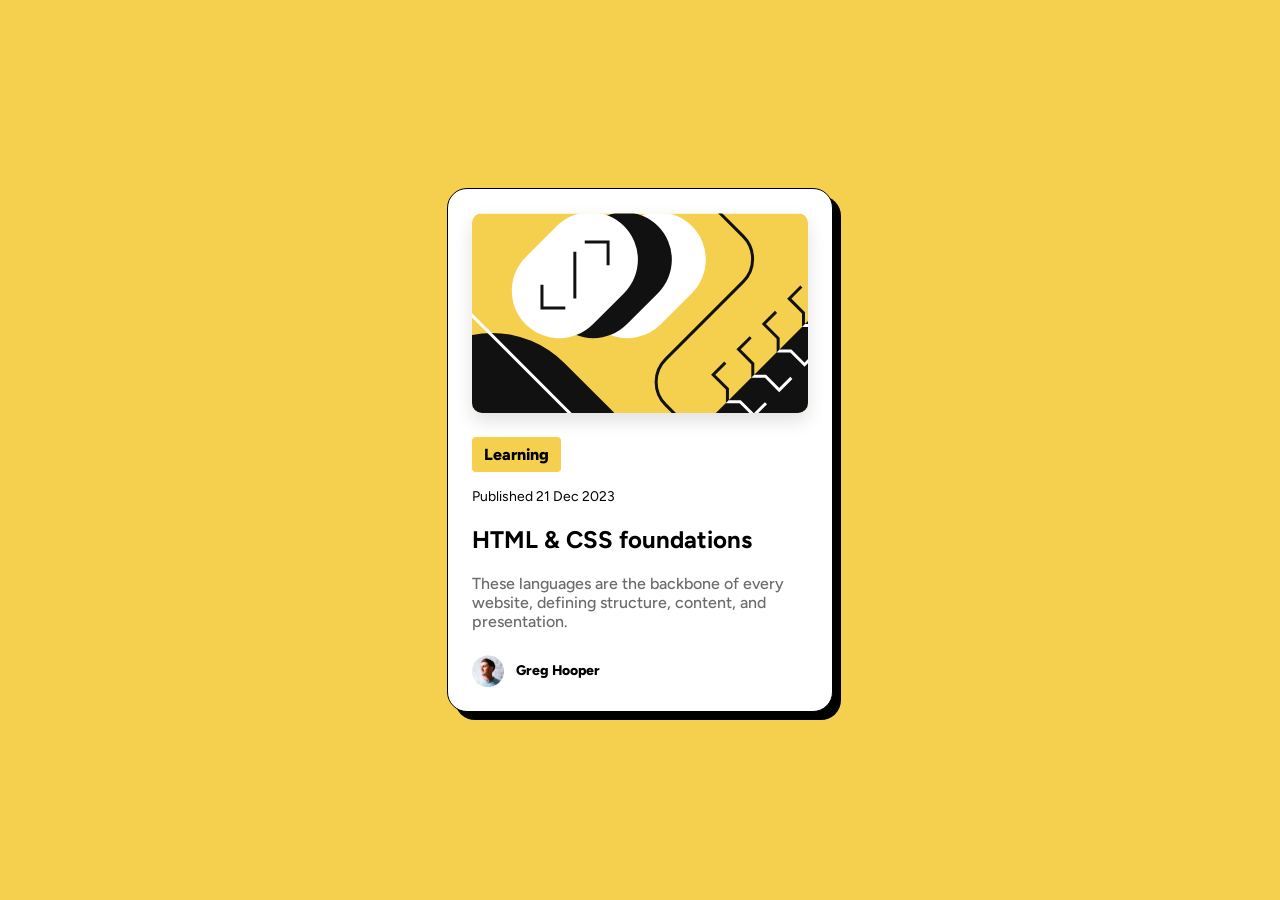
<file: blog-preview-card-main/index.html>
<!doctype html>
<html lang="en">
  <head>
    <meta charset="UTF-8" />
    <meta name="viewport" content="width=device-width, initial-scale=1.0" />
    <link rel="stylesheet" href="style.css" />
    <link
      rel="icon"
      type="image/png"
      sizes="32x32"
      href="./assets/images/favicon-32x32.png"
    />

    <title>Blog preview card</title>
  </head>
  <body>
    <div class="blog-preview-card">
      <div class="blog-preview-card-image-container">
        <img
          src="./assets/images/illustration-article.svg"
          alt="Blog Preview Card Image"
        />
      </div>
      <div class="blog-preview-card-content">
        <div class="blog-preview-card-tag">
          <span>Learning</span>
        </div>

        <div class="blog-preview-card-published-date">
          <div>Published 21 Dec 2023</div>
        </div>
        <div class="blog-preview-card-title">
          <h2>HTML & CSS foundations</h2>
        </div>
        <div class="blog-preview-card-description">
          These languages are the backbone of every website, defining structure,
          content, and presentation.
        </div>
        <div class="blog-preview-card-author">
          <img
            src="./assets/images/image-avatar.webp"
            alt="Blog Preview Card Author Image"
            class="blog-preview-card-author-image"
          />
          <div class="blog-preview-card-author-name">Greg Hooper</div>
        </div>
      </div>
    </div>
  </body>
</html>
</file>
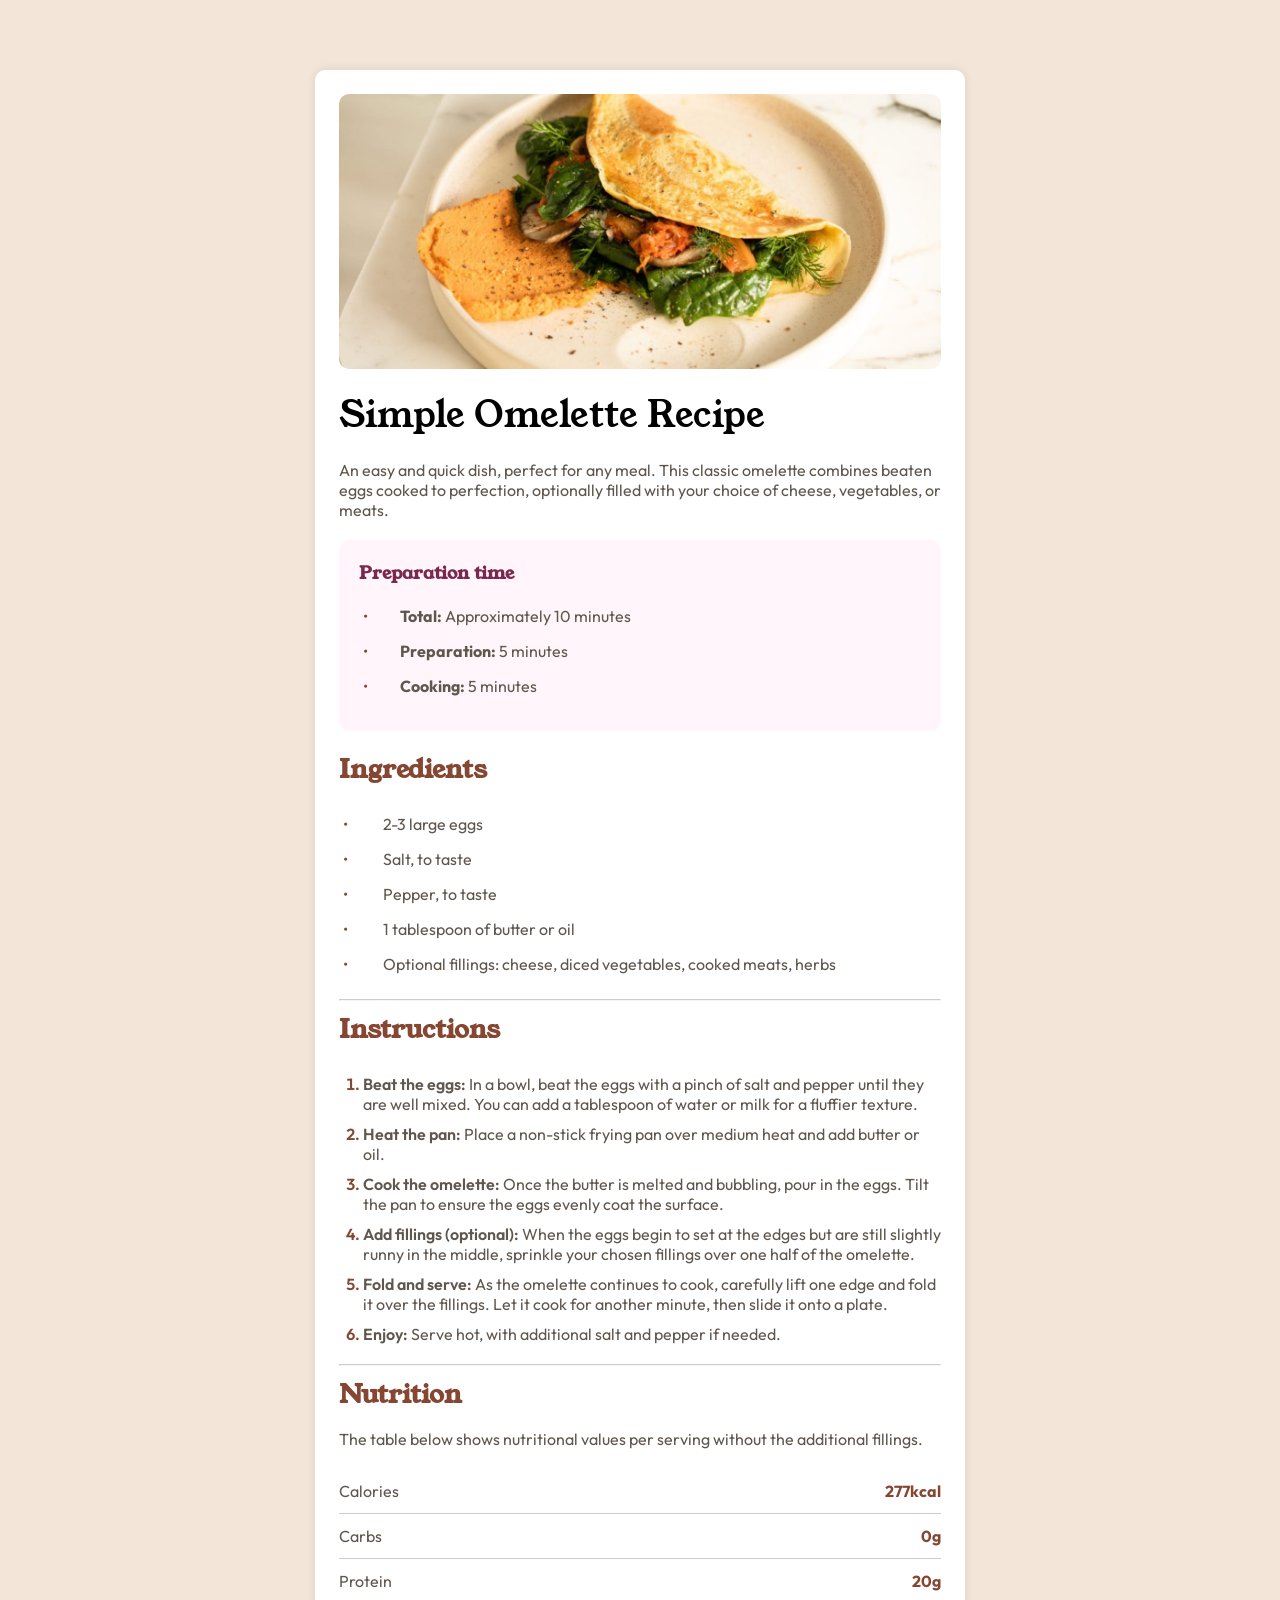
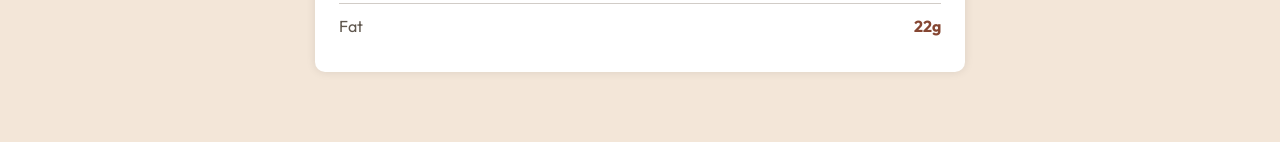
<file: recipe-page-main/index.html>
<!DOCTYPE html>
<html lang="en">
<head>
    <meta charset="UTF-8">
    <meta name="viewport" content="width=device-width, initial-scale=1.0">
    <title>Frontend Mentor | Recipe page</title>
    <link rel="stylesheet" href="style.css">
    <link rel="icon" type="image/png" sizes="32x32" href="./assets/images/favicon-32x32.png">
</head>
<body>
    <div class="recipe-card">
        <div class="recipe-card-content">   
        <img src="./assets/images/image-omelette.jpeg" alt="Omelette" class="recipe-image">
        
        <h1 class="recipe-card-title">Simple Omelette Recipe</h1>
        <p class="recipe-card-description">An easy and quick dish, perfect for any meal. This classic omelette combines beaten eggs cooked to perfection, optionally filled with your choice of cheese, vegetables, or meats.</p>
        <div class="recipe-card-preparation-time-container">
            <h2 class="recipe-card-preparation-time-title">Preparation time</h2>
            <ul class="recipe-card-preparation-time-list">
                <li><strong>Total:</strong> Approximately 10 minutes</li>
                <li><strong>Preparation:</strong> 5 minutes</li>
                <li><strong>Cooking:</strong> 5 minutes</li>
            </ul>
        </div>
        <div class="recipe-card-ingredients-container">
        <h2 class="recipe-card-ingredients-title">Ingredients</h2>
        <ul class="recipe-card-ingredients-list">
            <li>2-3 large eggs</li>
            <li>Salt, to taste</li>
            <li>Pepper, to taste</li>
            <li>1 tablespoon of butter or oil</li>
            <li>Optional fillings: cheese, diced vegetables, cooked meats, herbs</li>
        </ul>
        <hr class="recipe-card-divider">
        <div class="recipe-card-instructions-container">    
            <h2 class="recipe-card-instructions-title">Instructions</h2>
            <ol class="recipe-card-instructions-list">
                <li><strong>Beat the eggs:</strong> In a bowl, beat the eggs with a pinch of salt and pepper until they are well mixed. You can add a tablespoon of water or milk for a fluffier texture.</li>
                <li><strong>Heat the pan:</strong> Place a non-stick frying pan over medium heat and add butter or oil.</li>
                <li><strong>Cook the omelette:</strong> Once the butter is melted and bubbling, pour in the eggs. Tilt the pan to ensure the eggs evenly coat the surface.</li>
                <li><strong>Add fillings (optional):</strong> When the eggs begin to set at the edges but are still slightly runny in the middle, sprinkle your chosen fillings over one half of the omelette.</li>
                <li><strong>Fold and serve:</strong> As the omelette continues to cook, carefully lift one edge and fold it over the fillings. Let it cook for another minute, then slide it onto a plate.</li>
                <li><strong>Enjoy:</strong> Serve hot, with additional salt and pepper if needed.</li>
            </ol>
        </div>
        <hr class="recipe-card-divider">
        <div class="recipe-card-nutrition-container">
            <h2 class="recipe-card-nutrition-title">Nutrition</h2>
            <p class="recipe-card-nutrition-description">The table below shows nutritional values per serving without the additional fillings.</p>
            <table class="recipe-card-nutrition-table">
                <tbody>
                    <tr>
                        <td class="recipe-card-nutrition-table-nutrient">Calories</td>
                        <td class="recipe-card-nutrition-table-value">277kcal</td>
                    </tr>
                    <tr>
                        <td class="recipe-card-nutrition-table-nutrient">Carbs</td>
                        <td class="recipe-card-nutrition-table-value">0g</td>
                    </tr>
                    <tr>
                        <td class="recipe-card-nutrition-table-nutrient">Protein</td>
                        <td class="recipe-card-nutrition-table-value">20g</td>
                    </tr>
                    <tr>
                        <td class="recipe-card-nutrition-table-nutrient">Fat</td>
                        <td class="recipe-card-nutrition-table-value">22g</td>
                    </tr>
                </tbody>
            </table>
        </div>
        </div>
        </div>
    </div>
</body>
</html>
</file>
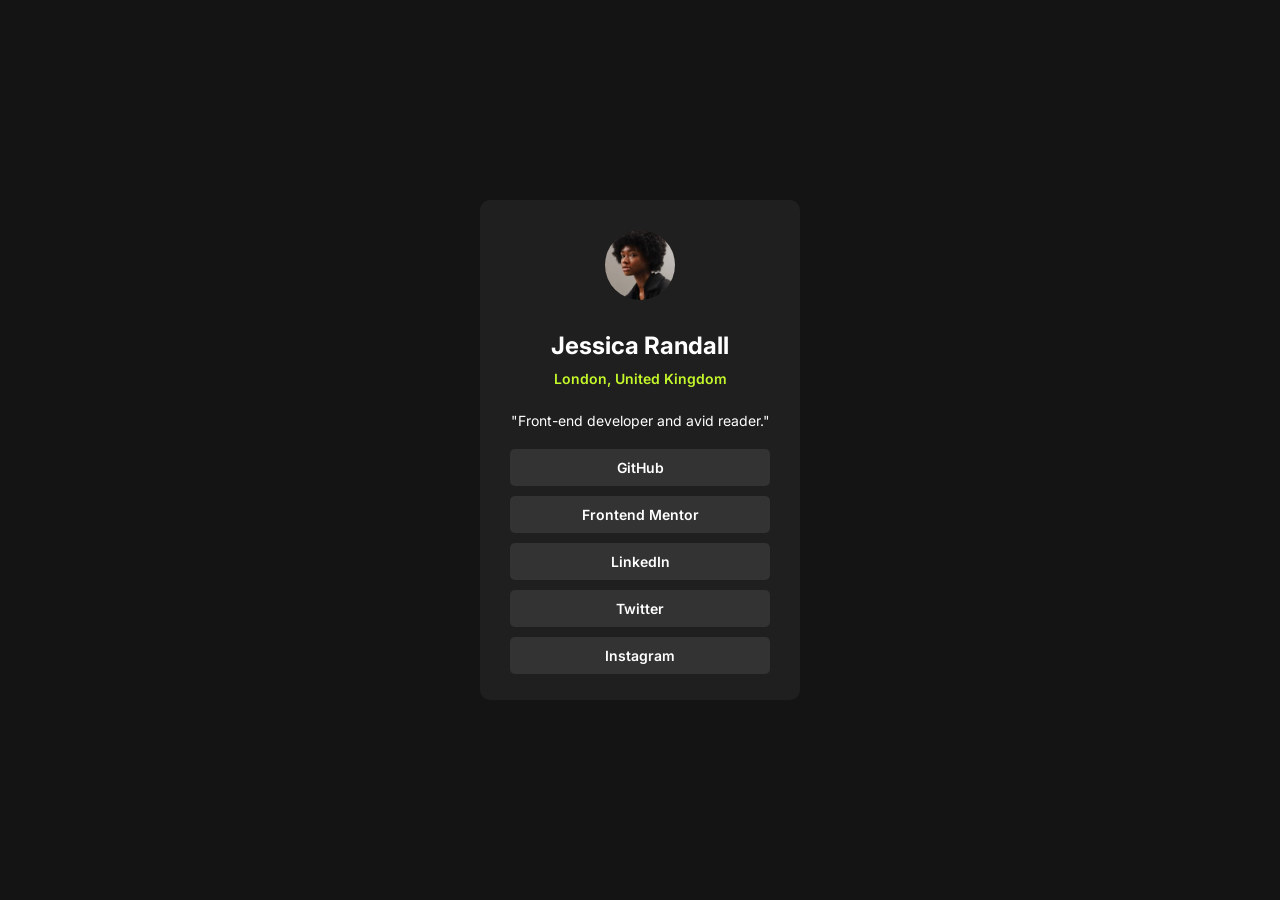
<file: social-links-profile-main/index.html>
<!doctype html>
<html lang="en">
  <head>
    <meta charset="UTF-8" />
    <meta name="viewport" content="width=device-width, initial-scale=1.0" />
    <!-- displays site properly based on user's device -->

    <link
      rel="icon"
      type="image/png"
      sizes="32x32"
      href="./assets/images/favicon-32x32.png"
    />

    <title>Social links profile</title>
    <link rel="stylesheet" href="style.css" />
  </head>
  <body>
    <div class="profile-card">
      <img src="./assets/images/avatar-jessica.jpeg" alt="Jessica Randall" />
      <h1>Jessica Randall</h1>
      <div class="profile-card-location">London, United Kingdom</div>
      <div class="profile-card-description">
        "Front-end developer and avid reader."
      </div>
      <div class="profile-card-links">
        <a href="https://github.com/jessica-randall" target="_blank">GitHub</a>
        <a
          href="https://www.frontendmentor.io/profile/jessica-randall"
          target="_blank"
          >Frontend Mentor</a
        >
        <a href="https://www.linkedin.com/in/jessica-randall" target="_blank"
          >LinkedIn</a
        >
        <a href="https://www.twitter.com/jessica-randall" target="_blank"
          >Twitter</a
        >
        <a href="https://www.instagram.com/jessica-randall" target="_blank"
          >Instagram</a
        >
      </div>
    </div>
  </body>
</html>
</file>
<file: blog-preview-card-main/style.css>
@import url("https://fonts.googleapis.com/css2?family=Figtree:wght@500;800&display=swap");

body {
  background-color: hsl(47, 88%, 63%);
  width: 100vw;
  height: 100vh;
  display: flex;
  justify-content: center;
  align-items: center;
  font-family: Figtree, sans-serif;
  margin: 0;
}

.blog-preview-card {
  width: 384px;
  height: 522px;
  border-radius: 20px;
  background-color: white;
  border: 1.5px solid black;
  box-shadow: 8px 8px black;
}

.blog-preview-card-image-container {
  width: 336px;
  height: 200px;
  border-radius: 10px;
  overflow: hidden;
  margin: 24px;
  box-shadow: 0 8px 18px rgba(0, 0, 0, 0.12);
}

.blog-preview-card-content {
  margin-left: 24px;
}

.blog-preview-card-tag {
  display: inline-block;
  border-radius: 4px;
  padding: 8px 12px;
  background-color: hsl(47, 88%, 63%);
  font-weight: 800;
  margin-bottom: 16px;
}

.blog-preview-card-published-date {
  font-size: 14px;
  margin-bottom: 16px;
}

.blog-preview-card-title {
  font-weight: 800;
}

.blog-preview-card-description {
  color: hsl(0, 0%, 42%);
  margin-bottom: 16px;
  font-size: 16px;
  font-weight: 500;
}

.blog-preview-card-author {
  display: flex;
  align-items: center;
  gap: 12px;
  width: 129px;
  margin-top: 24px;
}

.blog-preview-card-author-name {
  font-size: 14px;
  font-weight: 800;
}

.blog-preview-card-author-image {
  width: 32px;
  height: 32px;
}
</file>
<file: recipe-page-main/style.css>
@import url('https://fonts.googleapis.com/css2?family=Young+Serif&display=swap');
@import url('https://fonts.googleapis.com/css2?family=Outfit:wght@400;600;700&display=swap');
* {
    margin: 0;
    padding: 0;
    box-sizing: border-box;
}

body {
background-color: hsl(30, 54%, 90%);
display: flex;
justify-content: center;
align-items: center;
height: 100%;
font-family: 'Outfit', sans-serif;
}

.recipe-card {
display: flex;
justify-content: center;
flex-direction: column;
text-align: left;
background-color: hsl(0, 0%, 100%);
border-radius: 10px;
box-shadow: 0 0 10px 0 rgba(0, 0, 0, 0.1);
padding: 24px;
min-height: 100%;
max-width: 650px;
margin: 70px;
}

.recipe-image {
    width: 100%;
    height: 100%;
    object-fit: cover;
    border-radius: 10px;
}

.recipe-card-content {
    display: flex;
    flex-direction: column;
    gap: 20px;
}

.recipe-card-title {
    font-size: 36px;
    font-weight: 400;
}

.recipe-card-content p {
    font-size: 16px;
    font-weight: 400;
    color: hsl(30, 10%, 34%);
}


h1, h2{
    font-family: 'Young Serif', serif;
}

h2 {
    font-size: 26px;
    font-weight: 600;
    color: hsl(14, 45%, 36%);
    padding-top: 0;
    padding-bottom: 16px;
}

.recipe-card-preparation-time-container {
    display: flex;
    flex-direction: column;
    border-radius: 10px;
    background-color: hsl(330, 100%, 98%);

}

.recipe-card-preparation-time-title {
    font-size: 18px;
    font-weight: 600;
    color: hsl(332, 51%, 32%);
    padding: 20px;

}
.recipe-card-preparation-time-list {
    margin-bottom: 20px;
    list-style: none;
    display: flex;
    flex-direction: column;
    justify-content: center;
}

.recipe-card-preparation-time-list li {
    margin-left: 20px;
    gap: 3px;
    font-size: 16px;
    font-weight: 400;
    margin-bottom: 15px;
    color: hsl(30, 10%, 34%);
}

.recipe-card-preparation-time-list li::before {
    content: "•";
    padding-left: 20px;
    display: inline-block;
    width: 2.3em; 
    margin-left: -1em;
    color: hsl(14, 45%, 36%);
}

.recipe-card-ingredients-container {
    display: flex;
    flex-direction: column;
    gap: 10px;
}
.recipe-card-ingredients-list li{
    display: flex;
    flex-direction: row;
    gap: 3px;
    font-size: 16px;
    font-weight: 400;
    margin-bottom: 15px;
    color: hsl(30, 10%, 34%);
}

.recipe-card-ingredients-list li::before{
    content: "•";
    padding-left: 20px;
    display: inline-block;
    width: 2.3em; 
    margin-left: -1em;
    color: hsl(14, 45%, 36%);
}

.recipe-card-instructions-container {
    display: flex;
    flex-direction: column;
    gap: 10px;
    
}

.recipe-card-instructions-list {
    list-style-position: outside;
    padding-left: 1.5rem;
}
.recipe-card-instructions-list li {
    font-size: 16px;
    font-weight: 400;
    color: hsl(30, 10%, 34%);
    margin-bottom: 10px;
}


.recipe-card-instructions-list li strong {
    font-weight: 600;
}
.recipe-card-instructions-list li::marker {
    color: hsl(14, 45%, 36%);
    font-weight: 600;
}

.recipe-card-divider {
    color: hsl(30, 10%, 34%);
    opacity: 0.5;
}
.recipe-card-nutrition-container {
    display: flex;
    flex-direction: column;
}

.recipe-card-nutrition-description {
    font-size: 12px;
    font-weight: 400;
    color: hsl(30, 10%, 34%);
    padding-bottom: 20px;
}
.recipe-card-nutrition-table {
    width: 100%;
    border-collapse: collapse;
}

.recipe-card-nutrition-table tbody tr {
    border-bottom: 1px solid hsl(30, 10%, 80%);
}

.recipe-card-nutrition-table tbody tr:last-child {
    border-bottom: none;
}

.recipe-card-nutrition-table-nutrient {
    color: hsl(30, 10%, 34%);
    padding: 12px 0;
    width: 50%;
}

.recipe-card-nutrition-table-value {
    text-align: right;
    color: hsl(14, 45%, 36%);
    font-weight: 700;
    font-size: 16px;
    padding: 12px 0;
    width: 50%;
}
</file>
<file: social-links-profile-main/style.css>
@import url("https://fonts.googleapis.com/css2?family=Inter:wght@400;600;700&display=swap");
body {
  background-color: hsl(0, 0%, 8%);
  width: 100vw;
  height: 100vh;
  margin: 0;
  font-family: "Inter", sans-serif;
  display: flex;
  justify-content: center;
  align-items: center;
  text-align: center;
  overflow: hidden;
}

.profile-card {
  background-color: hsl(0, 0%, 12%);
  color: white;
  border-radius: 10px;
  width: 320px;
  height: 500px;
  display: flex;
  flex-direction: column;
  align-items: center;
}
.profile-card img {
  width: 70px;
  height: 70px;
  border-radius: 50%;
  margin-top: 30px;
  margin-bottom: 15px;
}
.profile-card h1 {
  font-size: 24px;
  font-weight: 700;
  margin-bottom: 10px;
}
.profile-card-location {
  font-size: 14px;
  margin-bottom: 25px;
  color: hsl(75, 94%, 57%);
  font-weight: 600;
}
.profile-card-description {
  font-size: 14px;
  margin-bottom: 20px;
  font-weight: 400;
}
.profile-card-links {
  display: flex;
  flex-direction: column;
  justify-content: center;
  gap: 10px;
  width: 260px;
}
.profile-card-links a {
  color: white;
  font-size: 14px;
  font-weight: 600;
  padding: 10px 18px;
  border-radius: 5px;
  background-color: hsl(0, 0%, 20%);
  text-decoration: none;
}
.profile-card-links a:hover {
  background-color: hsl(75, 94%, 57%);
  color: hsl(0, 0%, 8%);
  transition: background-color 0.3s ease;
}
</file>
